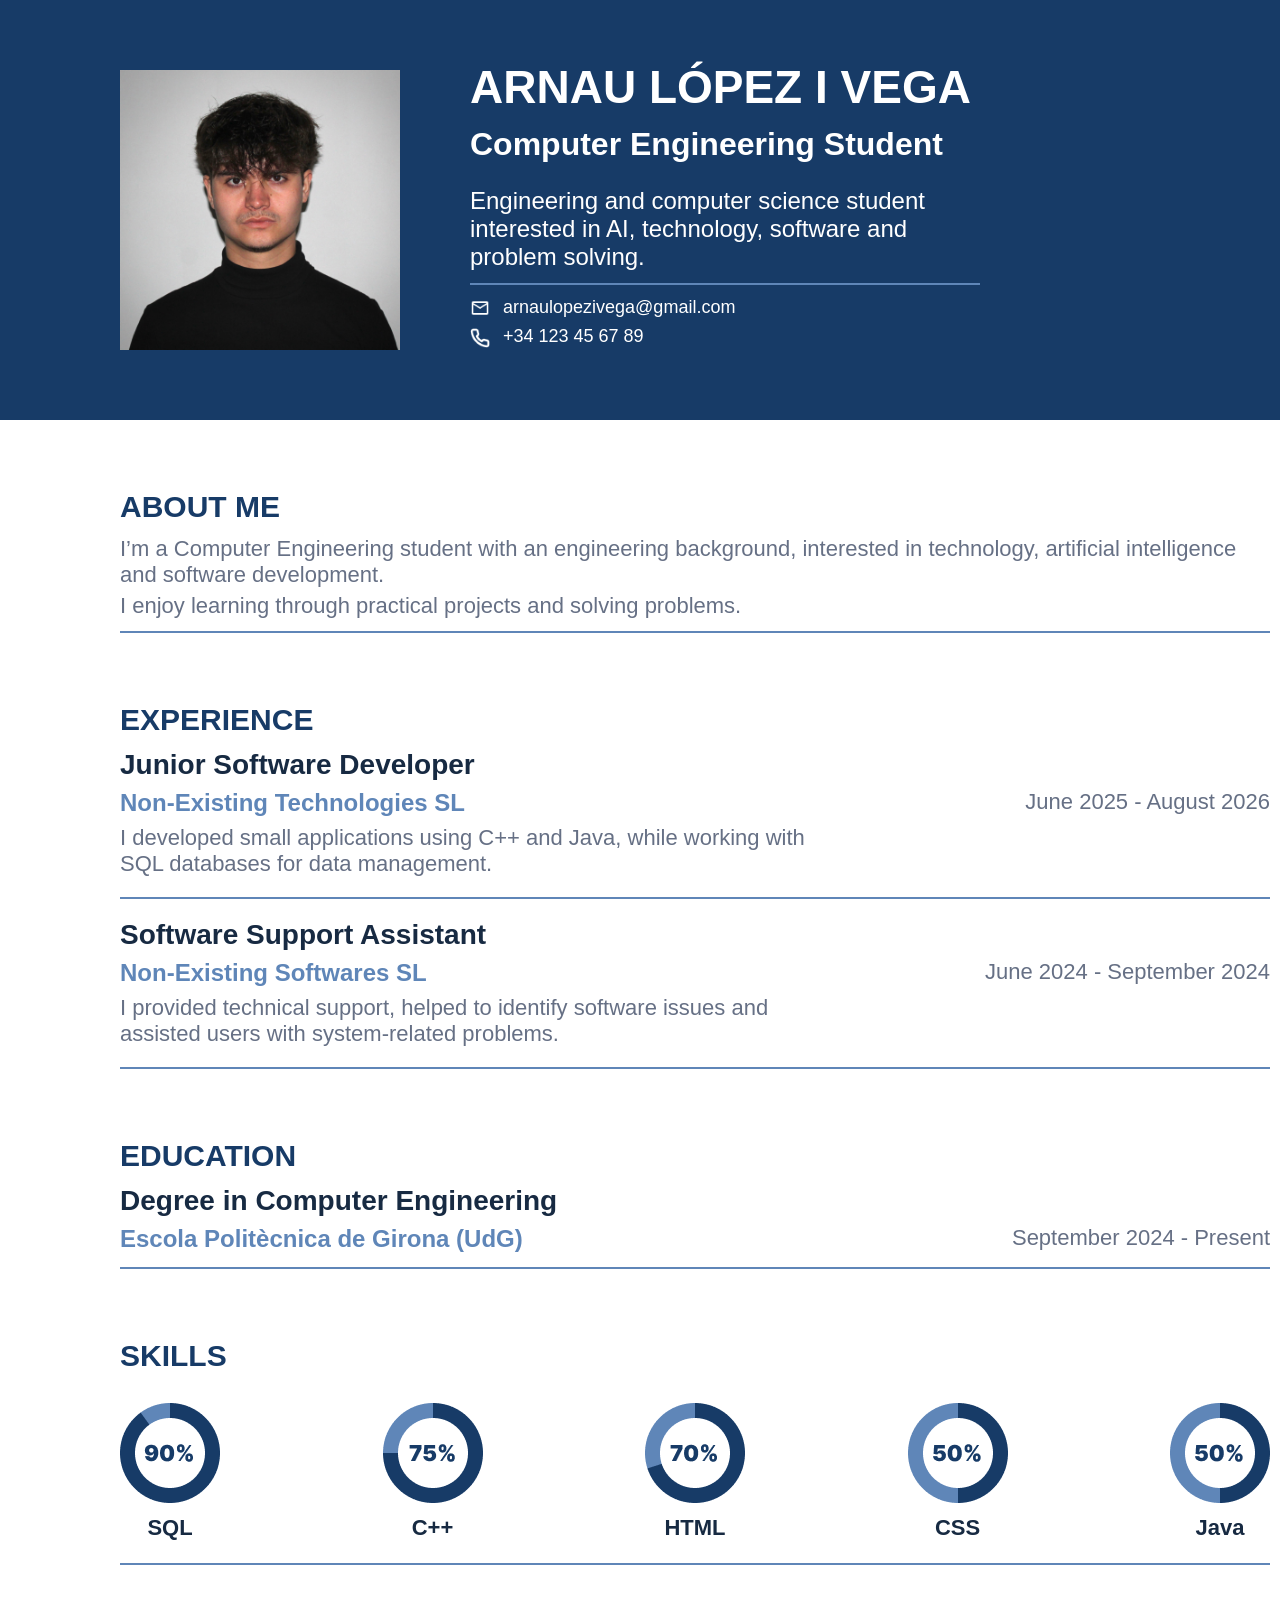
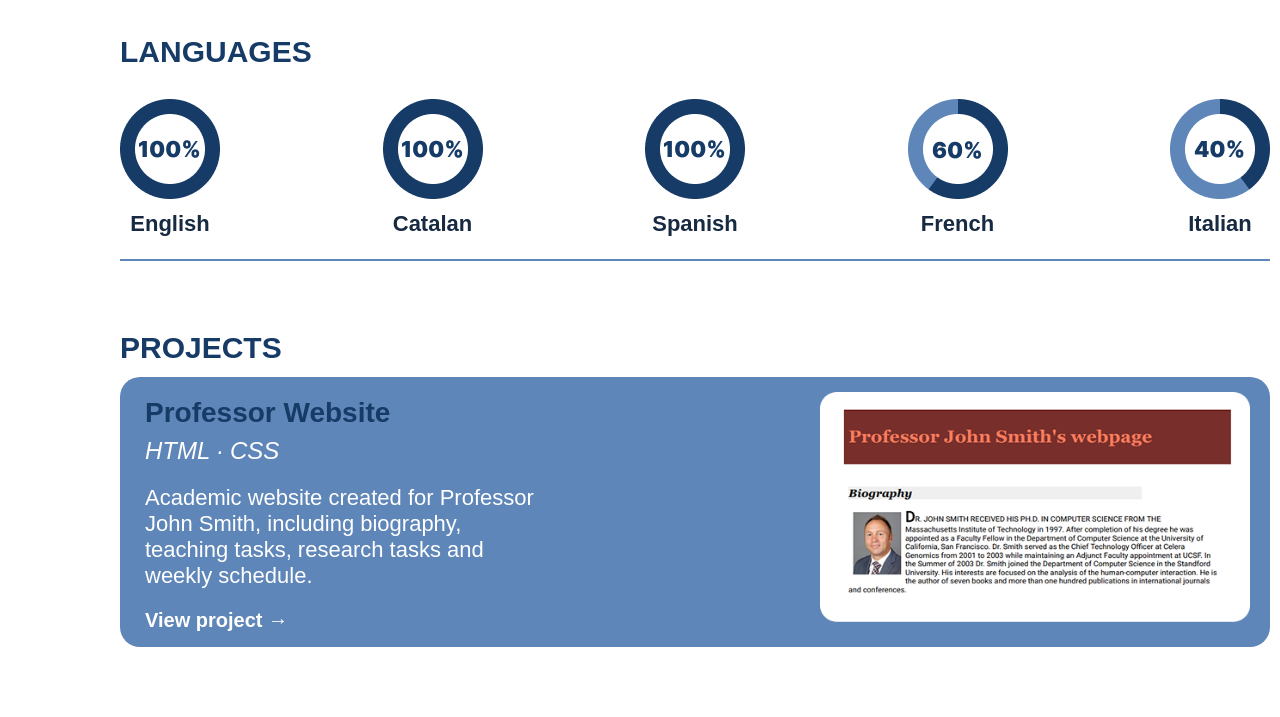
<file: index.html>
<!DOCTYPE html>
<html>

<head>
    <meta charset="UTF-8">
    <title>Arnau López i Vega | CV</title>
    <link rel="stylesheet" type="text/css" href="style.css">
</head>


<body>

<header>

    <div class="profile-photo">
        <img src="images/profile.jpg" alt="Profile photo">
    </div>

    <div class="header-info">
        <h1 class="name">ARNAU LÓPEZ I VEGA</h1>
        <h2 class="studies">Computer Engineering Student</h2>
        <p class="presentation">Engineering and computer science student interested in AI, technology, software and problem solving.</p>
        <hr/>
        <p class="contact">
            <img src="images/mail.png" alt="Mail icon">
            arnaulopezivega@gmail.com
        </p>
        <p class="contact">
            <img src="images/phone.png" alt="Phone icon">
            +34 123 45 67 89
        </p>
    </div>

</header>


<section class="about-me">
    <h2>ABOUT ME</h2>
    <p>I’m a Computer Engineering student with an engineering background, interested in technology, artificial intelligence and software development.</p>
    <p>I enjoy learning through practical projects and solving problems.</p>
    <hr/>
</section>


<section class="experience">

    <h2>EXPERIENCE</h2>

    <div class="exp-educ-item">
        <h3>Junior Software Developer</h3>
        <h4>Non-Existing Technologies SL</h4>
        <p class="date">June 2025 - August 2026</p>
        <p class="description">I developed small applications using C++ and Java, while working with SQL databases for data management.</p>
    </div>
    
    <hr/>

    <div class="exp-educ-item">
        <h3>Software Support Assistant</h3>
        <h4>Non-Existing Softwares SL</h4>
        <p class="date">June 2024 - September 2024</p>
        <p class="description">I provided technical support, helped to identify software issues and assisted users with system-related problems.</p>
    </div>

    <hr/>

</section>


<section class="education">

    <h2>EDUCATION</h2>

    <div class="exp-educ-item">
        <h3>Degree in Computer Engineering</h3>
        <h4>Escola Politècnica de Girona (UdG)</h4>
        <p class="date">September 2024 - Present</p>
    </div>

    <hr/>

</section>


<section class="skills">
    
    <h2>SKILLS</h2>

    <div class="skill-lang-item">
        <img src="images/90.png" alt="90 percent">
        <h3>SQL</h3>
    </div>

    <div class="skill-lang-item">
        <img src="images/75.png" alt="75 percent">
        <h3>C++</h3>
    </div>

    <div class="skill-lang-item">
        <img src="images/70.png" alt="70 percent">
        <h3>HTML</h3>
    </div>

    <div class="skill-lang-item">
        <img src="images/50.png" alt="50 percent">
        <h3>CSS</h3>
    </div>

    <div class="skill-lang-item last-item">
        <img src="images/50.png" alt="50 percent">
        <h3>Java</h3>
    </div>

    <hr/>

</section>


<section class="languages">
    
    <h2>LANGUAGES</h2>

    <div class="skill-lang-item">
        <img src="images/100.png" alt="100 percent">
        <h3>English</h3>
    </div>

    <div class="skill-lang-item">
        <img src="images/100.png" alt="100 percent">
        <h3>Catalan</h3>
    </div>

    <div class="skill-lang-item">
        <img src="images/100.png" alt="100 percent">
        <h3>Spanish</h3>
    </div>

    <div class="skill-lang-item">
        <img src="images/60.png" alt="60 percent">
        <h3>French</h3>
    </div>

    <div class="skill-lang-item last-item">
        <img src="images/40.png" alt="40 percent">
        <h3>Italian</h3>
    </div>

    <hr/>

</section>


<section class="projects">

    <h2>PROJECTS</h2>
    
    <div class="project-item">

        <div class="project-info">
            <h3>Professor Website</h3>
            <h4>HTML · CSS</h4>
            <p>Academic website created for Professor John Smith, including biography, teaching tasks, research tasks and weekly schedule.</p>
            <a href="john-smith-website/index.html">View project →</a>
        </div>

        <div class="project-image">
            <img src="images/professor-website.png" alt="Professor John Smith website">
        </div>

    </div>

</section>

</body>

</html>
</file>
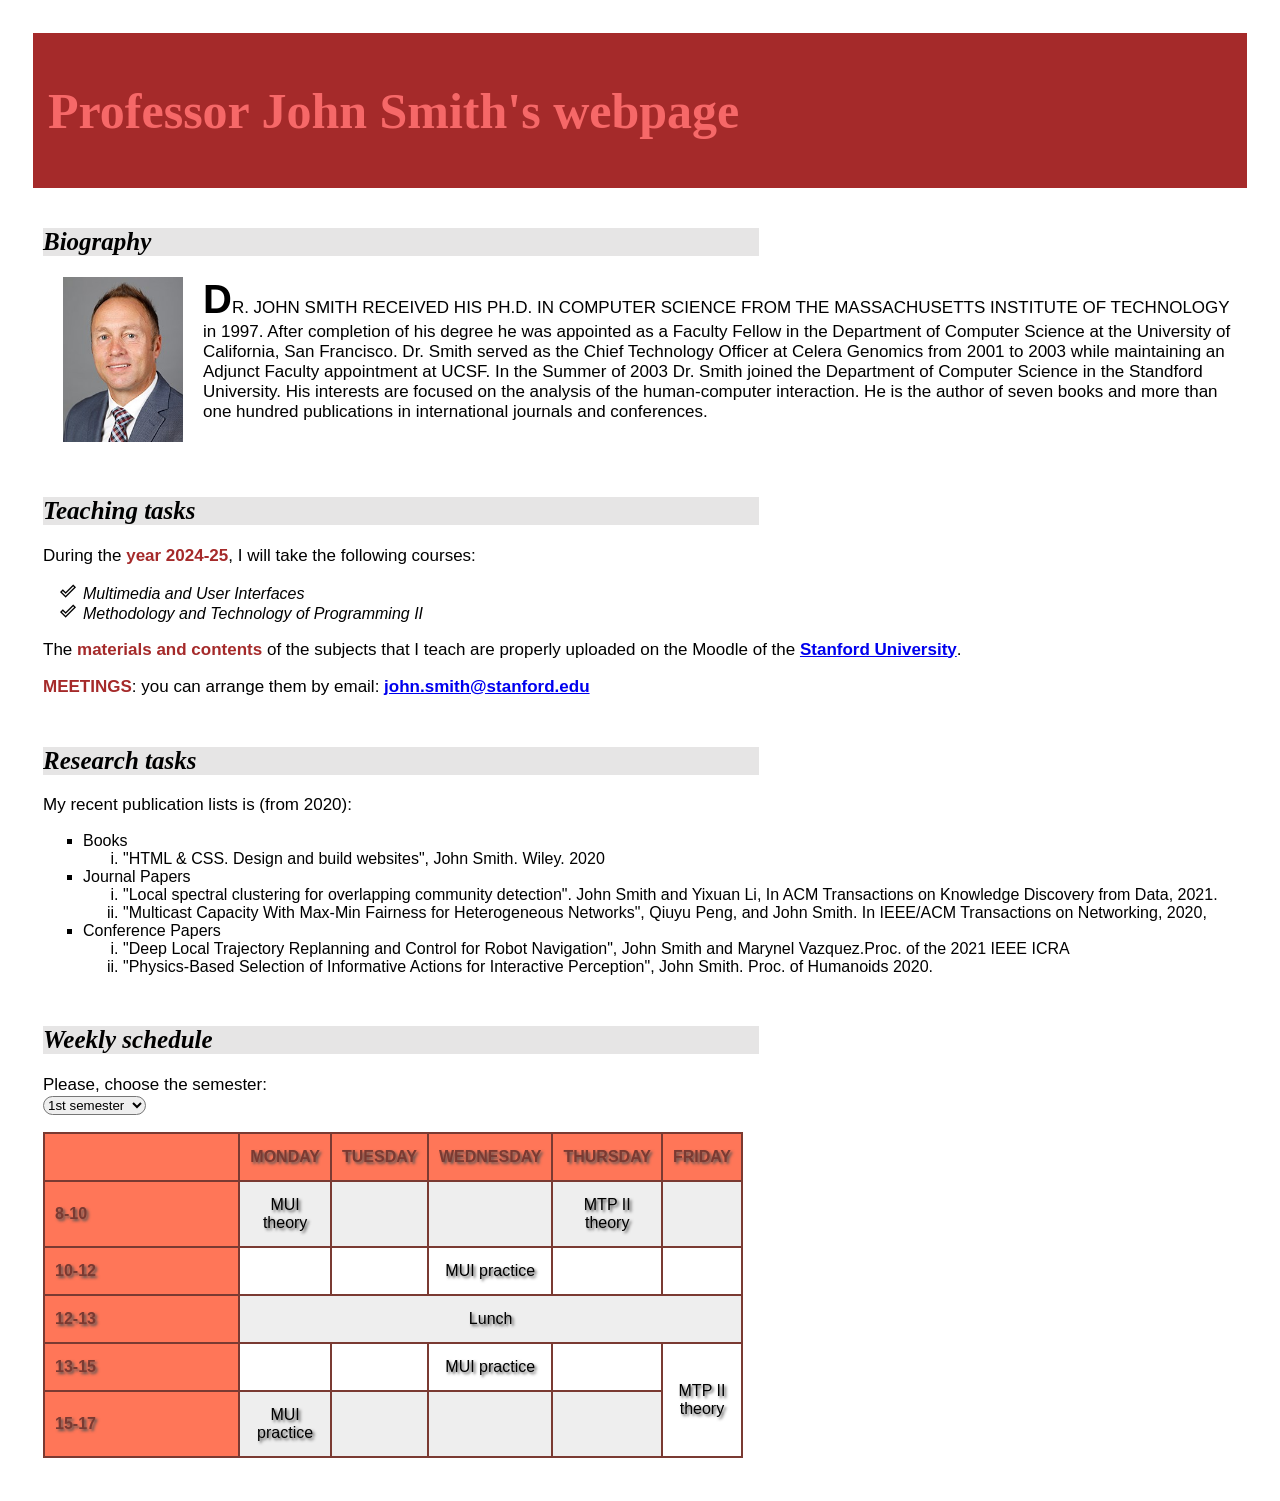
<file: john-smith-website/index.html>
<!DOCTYPE html>
<html>
  <head>
    <title>Exercise CSS</title>
    <link rel="stylesheet" type="text/css" href="style.css">
    <link href="https://fonts.googleapis.com/css2?family=Roboto&display=swap" rel="stylesheet">
</head>
  <body>
    <div class="header"><h1>Professor John Smith's webpage</h1></div>
    <div class="bio">
	<h2>Biography</h2>
	<img src="images/JohnSmithPicture.jpg" alt="John Smith" />
	<p>Dr. John Smith received his Ph.D. in Computer Science from the Massachusetts Institute of Technology 
	in 1997. After completion of his degree he was appointed as a Faculty Fellow in the Department of Computer Science at the University of California, San Francisco. 
	Dr. Smith served as the Chief Technology Officer at Celera Genomics from 2001 to 2003 while maintaining an Adjunct Faculty appointment at UCSF. 
	In the Summer of 2003 Dr. Smith joined the Department of Computer Science in the Standford University. 
	His interests are focused on the analysis of the human-computer interaction. 
	He is the author of seven books and more than one hundred publications in international journals and conferences.</p>
	</div>
    <div class="teaching">
	<h2>Teaching tasks</h2>
	<p>During the <strong>year 2024-25</strong>, I will take the following courses:</p>
	<ul>
	  <li><em>Multimedia and User Interfaces</em></li>
	  <li><em>Methodology and Technology of Programming II</em></li>
	</ul>
	
	<p>The <strong>materials and contents</strong> of the subjects that I teach are properly uploaded on the Moodle of the <a href="https://www.stanford.edu/">Stanford University</a>.</p>

    <p><strong>MEETINGS</strong>: you can arrange them by email: <a href="mailto:john.smith@stanford.edu">john.smith@stanford.edu</a></p>
	</div>
    <div class="research">
	<h2>Research tasks</h2>
	<p>My recent publication lists is (from 2020):</p>
	<ul>
	   <li>Books
	      <ol>
		     <li>"HTML & CSS. Design and build websites", John Smith. Wiley. 2020</li>
	      </ol>
	   </li>
	   <li>Journal Papers
	      <ol>
		     <li>"Local spectral clustering for overlapping community detection". John Smith and Yixuan Li, In ACM Transactions on Knowledge Discovery from Data, 2021.</li>
		     <li>"Multicast Capacity With Max-Min Fairness for Heterogeneous Networks", Qiuyu Peng, and John Smith. In IEEE/ACM Transactions on Networking, 2020,</li>
	      </ol>
	   </li>
	   <li>Conference Papers
	      <ol>
		     <li>"Deep Local Trajectory Replanning and Control for Robot Navigation", John Smith and Marynel Vazquez.Proc. of the 2021 IEEE ICRA</li>
		     <li>"Physics-Based Selection of Informative Actions for Interactive Perception", John Smith. Proc. of Humanoids 2020.</li>
	      </ol>
	   </li>
	</ul>
	</div>
    <div class="schedule">
	<h2>Weekly schedule</h2>
		<p>Please, choose the semester: <br />
          <select name="semester">
            <option value="first"> 1st semester</option>
            <option value="second"> 2nd semester</option>
          </select>
		  </p>
		<table>
			<tr>
				<th></th>
				<th>Monday</th>
				<th>Tuesday</th>
				<th>Wednesday</th>
				<th>Thursday</th>
				<th>Friday</th>
			</tr>
			<tr>
				<th>8-10</th>
				<td>MUI theory</td>
				<td></td>
				<td></td>
				<td>MTP II theory</td>
				<td></td>
			</tr>
			<tr>
				<th>10-12</th>
				<td></td>
				<td></td>
				<td>MUI practice</td>
				<td></td>
				<td></td>
			</tr>
			<tr>
				<th>12-13</th>
				<td colspan="5">Lunch</td>
			</tr>
			<tr>
				<th>13-15</th>
				<td></td>
				<td></td>
				<td>MUI practice</td>
				<td></td>
				<td rowspan="2">MTP II theory</td>
			</tr>
			<tr>
				<th>15-17</th>
				<td>MUI practice</td>
				<td></td>
				<td></td>
				<td></td>
			</tr>
		</table>
	</div>
  </body>
</html>
</file>
<file: style.css>
:root{
    --primary: #173B67;
    --secondary: #5F86B8;
    --text-primary: #172A42;
    --text-secondary: #667085;
    --white: #FFFFFF;
}

body{
    font-family: Arial, Helvetica, sans-serif;
    color: var(--text-primary);
    background-color: var(--white);
    margin: 0px;
}

header{
    background-color: var(--primary);
    width: 100%;
    height: 420px;
}

.header-info{
    float: left;
    margin-left: 70px;
    margin-top: 60px;
    width: 510px;
    color: var(--white);
}

.profile-photo img{
    width: 280px;
    height: 280px;
}

.profile-photo{
    float: left;
    margin-left: 120px;
    margin-top: 70px;
}

.name{
    font-size: 46px;
    margin: 0px;
}

.studies{
    font-size: 32px;
    margin-top: 12px;
    margin-bottom: 22px;
}

.presentation{
    font-size: 24px;
    margin-bottom: 10px;
}

.contact{
    font-size: 18px;
    margin-top: 8px;
    margin-bottom: 8px;
}

.contact img{
    width: 20px;
    height: 20px;
    margin-right: 8px;
    vertical-align: middle;
}

hr{
    border: 0px;
    border-top: 2px solid var(--secondary);
    margin-top: 12px;
    margin-bottom: 12px;
}

section{
    width: 1150px;
    margin-left: 120px;
}

section h2{
    font-size: 30px;
    color: var(--primary);
    margin-bottom: 12px;
    font-weight: 800;
}

.about-me p{
    font-size: 22px;
    color: var(--text-secondary);
    margin-top: 0px;
    margin-bottom: 5px;
}

.exp-educ-item h3{
    font-size: 28px;
    margin-top: 0px;
    margin-bottom: 8px;
}

.exp-educ-item h4{
    float: left;
    font-size: 24px;
    margin: 0px;
    color: var(--secondary);
}

.date{
    float: right;
    font-size: 22px;
    color: var(--text-secondary);
    margin: 0px;
}

.description{
    clear: both;
    font-size: 22px;
    color: var(--text-secondary);
    margin-bottom: 0px;
    margin-top: 12px;
    padding-top: 8px;
    width: 720px;
}

.experience hr{
    margin-top: 20px;
    margin-bottom: 20px;
}

.education hr{
    clear: both;
    margin-top: 50px;
    margin-bottom: 20px;
}

.skill-lang-item h3{
    font-size: 22px;
    margin-top: 8px;
}

.skill-lang-item{
    float: left;
    width: 100px;
    margin-right: 162.5px;
    text-align: center;
}

.last-item{
    margin-right: 0px;
}

.skills hr,
.languages hr{
    clear:both;
    margin-top: 25px;
}

.skills h2,
.languages h2{
    margin-bottom: 30px;
}

.about-me,
.experience,
.education, 
.skills, 
.languages,
.projects{
    margin-top: 70px;
    margin-bottom: 70px;
}

.project-item{
    background-color: var(--secondary);
    height: 270px;
    border-radius: 20px;
}

.project-info{
    float: left;
    width: 400px;
    margin-left: 25px;
    margin-top: 20px;
}

.project-image{
    float: right;
    margin-right: 20px;
    margin-top: 15px;
}

.project-image img{
    width: 430px;
    height: 230px;
}

.project-info h3{
    font-size: 28px;
    color: var(--primary);
    margin-top: 0px;
    margin-bottom: 8px;
}

.project-info h4{
    font-size: 24px;
    font-style: italic;
    font-weight: normal;
    color: var(--white);
    margin-top: 0px;
    margin-bottom: 20px;
}

.project-info p{
    font-size: 22px;
    color: var(--white);
    margin-top: 0px;
    margin-bottom: 20px;
}

.project-info a{
    font-size: 20px;
    font-weight: bold;
    color: var(--white);
    text-decoration: none;
}

.project-info a:hover{
    text-decoration: underline;
}
</file>
<file: john-smith-website/style.css>
:root{
    margin: 35px;
}

.header{
    color:rgb(246, 104, 104);
    background-color:brown;
    width: 30;
    padding: 15px;
    font-size: 25px;
    margin: -10px; 
}

h2{
    background-color: rgb(230, 229, 229);
    font-style: italic;
    font-size: 25px;
    width: 60%;
    margin-top: 50px;
}

p{
    font-family: Arial, Helvetica, sans-serif;
    font-size: 17px;
}

.bio p::first-letter {
    font-size: 40px;
    font-weight: bold;
}

.bio p::first-line {
    text-transform: uppercase;
}

.bio img {
    float: left;
    margin-left: 20px;
    margin-right: 20px;
    margin-bottom: 10px;
    width: 120px;
}

.bio{
    margin-bottom: 75px;
}

strong{
    color: brown;
}

.teaching ul{
    list-style-image: url("images/done.png");

}

ul{
    font-family: Arial, Helvetica, sans-serif;
}

a{
    font-weight: bold;
}

.research ul{
    list-style-type: square;
    ol{
        list-style-type: lower-roman;
    }
}

select{
    border-radius: 10px;
}

table {
    width: 700px;
    border-collapse: collapse;
    text-align: center;
    font-family: Arial, Helvetica, sans-serif;
    text-shadow: 2px 2px 3px rgb(82, 82, 82);
}

.schedule th,
.schedule td {
    border: 2px solid #7a3a32;
    padding: 14px 10px;
    background-color: #eeeeee;
}

.schedule tr:first-child th {
    background-color: #ff7658;
    color:#7a3a32;
    text-transform: uppercase;
}

.schedule tr:not(:first-child) th {
    background-color: #ff7658;
    color:#7a3a32;
    text-align: left;
    width:300px;
}

.schedule tr:nth-child(odd) td {
    background-color: white;
}

.schedule tr:nth-child(even) td {
    background-color: #eeeeee;
}
</file>
